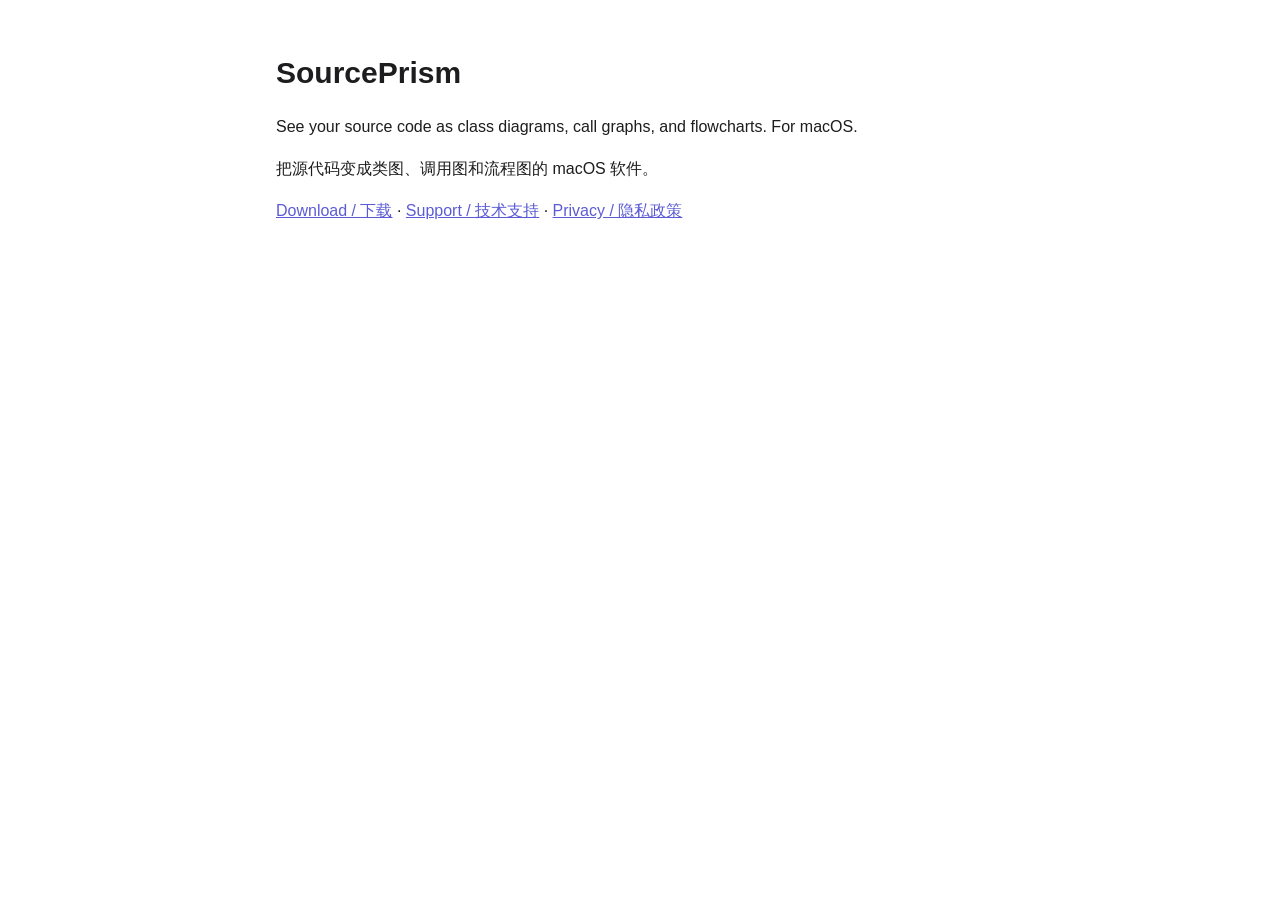
<file: index.html>
<!doctype html>
<html lang="en">
<head>
<meta charset="utf-8">
<meta name="viewport" content="width=device-width,initial-scale=1">
<title>SourcePrism</title>
<link rel="stylesheet" href="style.css">
</head>
<body><main>
<h1>SourcePrism</h1>
<p>See your source code as class diagrams, call graphs, and flowcharts. For macOS.</p>
<p>把源代码变成类图、调用图和流程图的 macOS 软件。</p>
<p><a href="https://github.com/RonghuaHe/SourcePrism/releases/latest">Download / 下载</a> ·
<a href="support.html">Support / 技术支持</a> · <a href="privacy.html">Privacy / 隐私政策</a></p>
</main></body>
</html>
</file>
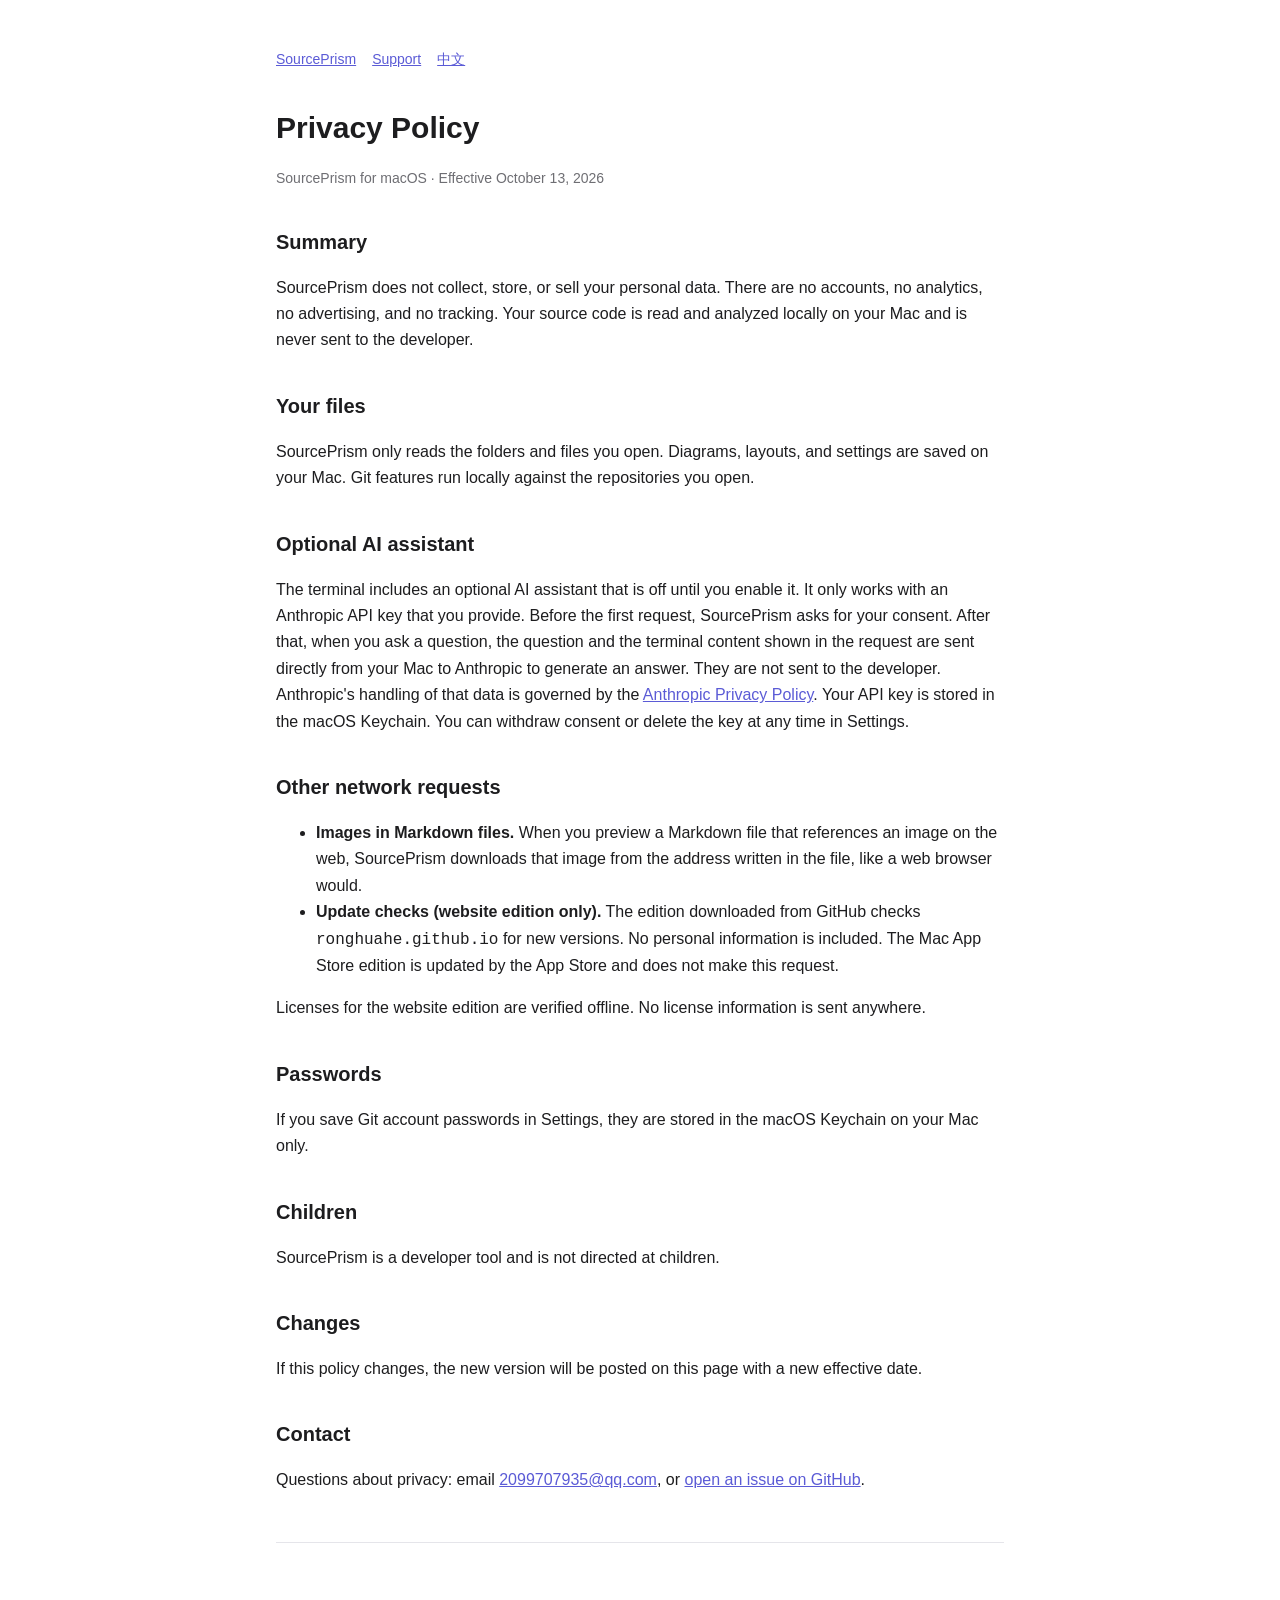
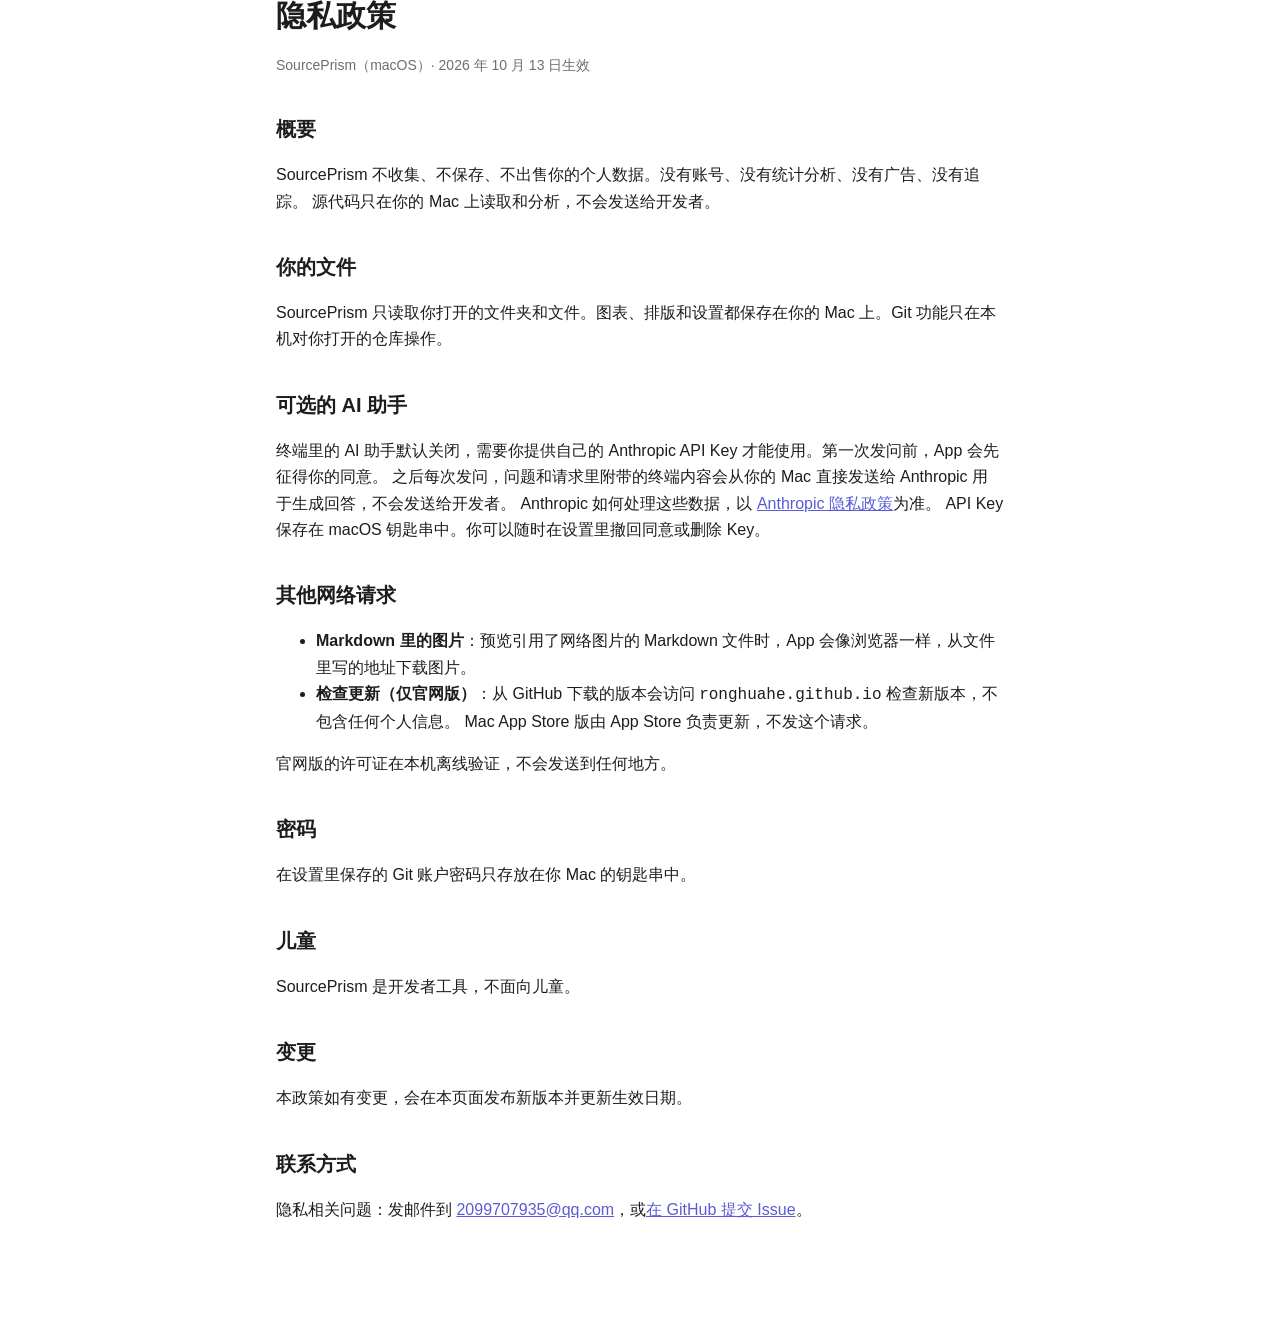
<file: privacy.html>
<!doctype html>
<html lang="en">
<head>
<meta charset="utf-8">
<meta name="viewport" content="width=device-width,initial-scale=1">
<title>SourcePrism Privacy Policy</title>
<link rel="stylesheet" href="style.css">
</head>
<body><main>
<nav><a href="index.html">SourcePrism</a><a href="support.html">Support</a><a href="#zh">中文</a></nav>

<h1>Privacy Policy</h1>
<p class="muted">SourcePrism for macOS · Effective October 13, 2026</p>

<h2>Summary</h2>
<p>SourcePrism does not collect, store, or sell your personal data. There are no accounts, no analytics,
no advertising, and no tracking. Your source code is read and analyzed locally on your Mac and is never
sent to the developer.</p>

<h2>Your files</h2>
<p>SourcePrism only reads the folders and files you open. Diagrams, layouts, and settings are saved on
your Mac. Git features run locally against the repositories you open.</p>

<h2>Optional AI assistant</h2>
<p>The terminal includes an optional AI assistant that is off until you enable it. It only works with
an Anthropic API key that you provide. Before the first request, SourcePrism asks for your consent.
After that, when you ask a question, the question and the terminal content shown in the request are
sent directly from your Mac to Anthropic to generate an answer. They are not sent to the developer.
Anthropic's handling of that data is governed by the
<a href="https://www.anthropic.com/legal/privacy">Anthropic Privacy Policy</a>.
Your API key is stored in the macOS Keychain. You can withdraw consent or delete the key at any time in
Settings.</p>

<h2>Other network requests</h2>
<ul>
<li><b>Images in Markdown files.</b> When you preview a Markdown file that references an image on the
web, SourcePrism downloads that image from the address written in the file, like a web browser would.</li>
<li><b>Update checks (website edition only).</b> The edition downloaded from GitHub checks
<code>ronghuahe.github.io</code> for new versions. No personal information is included. The Mac App Store
edition is updated by the App Store and does not make this request.</li>
</ul>
<p>Licenses for the website edition are verified offline. No license information is sent anywhere.</p>

<h2>Passwords</h2>
<p>If you save Git account passwords in Settings, they are stored in the macOS Keychain on your Mac only.</p>

<h2>Children</h2>
<p>SourcePrism is a developer tool and is not directed at children.</p>

<h2>Changes</h2>
<p>If this policy changes, the new version will be posted on this page with a new effective date.</p>

<h2>Contact</h2>
<p>Questions about privacy: email <a href="mailto:2099707935@qq.com">2099707935@qq.com</a>, or <a href="https://github.com/RonghuaHe/SourcePrism/issues">open an issue on GitHub</a>.</p>

<hr>

<h1 id="zh">隐私政策</h1>
<p class="muted">SourcePrism（macOS）· 2026 年 10 月 13 日生效</p>

<h2>概要</h2>
<p>SourcePrism 不收集、不保存、不出售你的个人数据。没有账号、没有统计分析、没有广告、没有追踪。
源代码只在你的 Mac 上读取和分析，不会发送给开发者。</p>

<h2>你的文件</h2>
<p>SourcePrism 只读取你打开的文件夹和文件。图表、排版和设置都保存在你的 Mac 上。Git 功能只在本机对你打开的仓库操作。</p>

<h2>可选的 AI 助手</h2>
<p>终端里的 AI 助手默认关闭，需要你提供自己的 Anthropic API Key 才能使用。第一次发问前，App 会先征得你的同意。
之后每次发问，问题和请求里附带的终端内容会从你的 Mac 直接发送给 Anthropic 用于生成回答，不会发送给开发者。
Anthropic 如何处理这些数据，以 <a href="https://www.anthropic.com/legal/privacy">Anthropic 隐私政策</a>为准。
API Key 保存在 macOS 钥匙串中。你可以随时在设置里撤回同意或删除 Key。</p>

<h2>其他网络请求</h2>
<ul>
<li><b>Markdown 里的图片</b>：预览引用了网络图片的 Markdown 文件时，App 会像浏览器一样，从文件里写的地址下载图片。</li>
<li><b>检查更新（仅官网版）</b>：从 GitHub 下载的版本会访问 <code>ronghuahe.github.io</code> 检查新版本，不包含任何个人信息。
Mac App Store 版由 App Store 负责更新，不发这个请求。</li>
</ul>
<p>官网版的许可证在本机离线验证，不会发送到任何地方。</p>

<h2>密码</h2>
<p>在设置里保存的 Git 账户密码只存放在你 Mac 的钥匙串中。</p>

<h2>儿童</h2>
<p>SourcePrism 是开发者工具，不面向儿童。</p>

<h2>变更</h2>
<p>本政策如有变更，会在本页面发布新版本并更新生效日期。</p>

<h2>联系方式</h2>
<p>隐私相关问题：发邮件到 <a href="mailto:2099707935@qq.com">2099707935@qq.com</a>，或<a href="https://github.com/RonghuaHe/SourcePrism/issues">在 GitHub 提交 Issue</a>。</p>
</main></body>
</html>
</file>
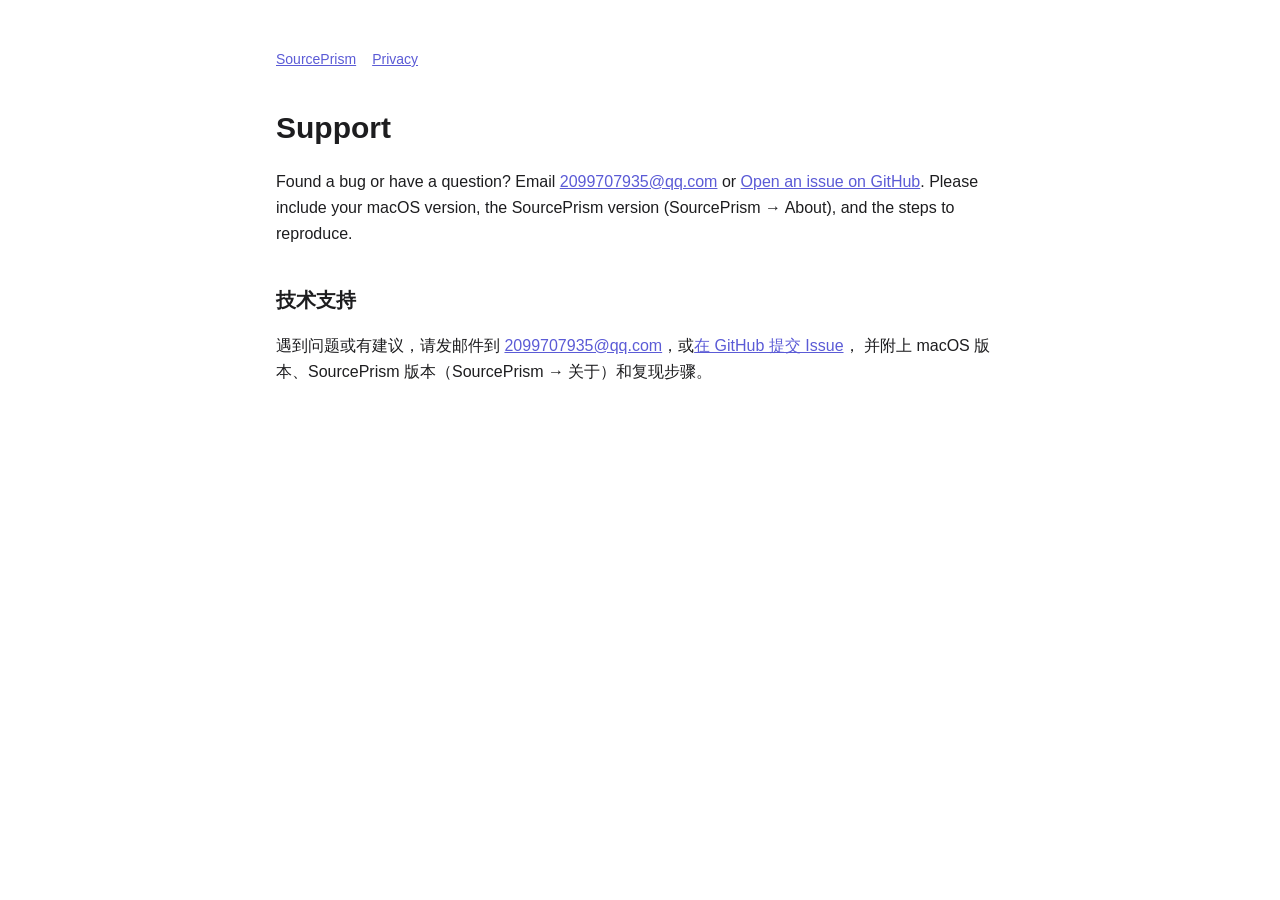
<file: support.html>
<!doctype html>
<html lang="en">
<head>
<meta charset="utf-8">
<meta name="viewport" content="width=device-width,initial-scale=1">
<title>SourcePrism Support</title>
<link rel="stylesheet" href="style.css">
</head>
<body><main>
<nav><a href="index.html">SourcePrism</a><a href="privacy.html">Privacy</a></nav>
<h1>Support</h1>
<p>Found a bug or have a question? Email <a href="mailto:2099707935@qq.com">2099707935@qq.com</a> or <a href="https://github.com/RonghuaHe/SourcePrism/issues">Open an issue on GitHub</a>.
Please include your macOS version, the SourcePrism version (SourcePrism → About), and the steps to reproduce.</p>
<h2>技术支持</h2>
<p>遇到问题或有建议，请发邮件到 <a href="mailto:2099707935@qq.com">2099707935@qq.com</a>，或<a href="https://github.com/RonghuaHe/SourcePrism/issues">在 GitHub 提交 Issue</a>，
并附上 macOS 版本、SourcePrism 版本（SourcePrism → 关于）和复现步骤。</p>
</main></body>
</html>
</file>
<file: style.css>
:root{--bg:#fff;--fg:#1d1d1f;--muted:#6e6e73;--line:#e5e5ea;--accent:#5b5bd6}
@media (prefers-color-scheme:dark){:root{--bg:#1c1c1e;--fg:#f5f5f7;--muted:#a1a1a6;--line:#38383a;--accent:#9d9dff}}
*{box-sizing:border-box}
body{margin:0;background:var(--bg);color:var(--fg);font:16px/1.65 -apple-system,BlinkMacSystemFont,"PingFang SC","Helvetica Neue",sans-serif}
main{max-width:760px;margin:0 auto;padding:48px 16px 80px}
h1{font-size:30px;margin:0 0 4px}h2{font-size:20px;margin:36px 0 8px}
.muted{color:var(--muted);font-size:14px}
a{color:var(--accent)}
hr{border:0;border-top:1px solid var(--line);margin:48px 0}
nav{font-size:14px;margin-bottom:32px}nav a{margin-right:16px}
</file>
